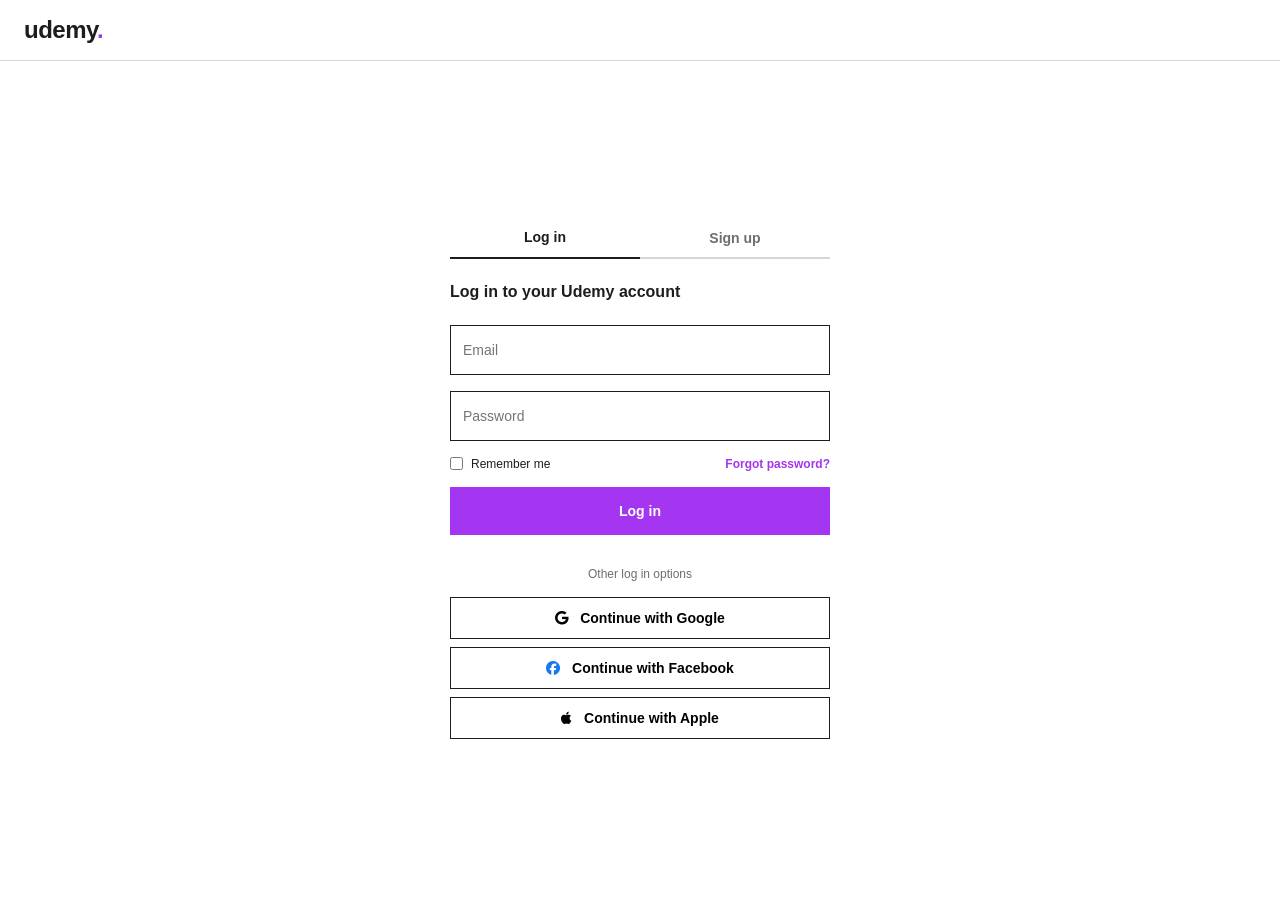
<file: login.html>
<!DOCTYPE html>
<html lang="en">
<head>
  <meta charset="UTF-8" />
  <meta name="viewport" content="width=device-width, initial-scale=1.0" />
  <title>Udemy - Log In & Sign Up</title>
  <link href="https://cdnjs.cloudflare.com/ajax/libs/font-awesome/6.4.0/css/all.min.css" rel="stylesheet" />
  <style>
    :root {
      --udemy-purple: #a435f0;
      --udemy-purple-hover: #8710d8;
      --text-dark: #1c1d1f;
      --text-muted: #6a6f73;
      --border-gray: #d1d7dc;
      --bg-light: #f7f9fa;
    }

    * {
      box-sizing: border-box;
      margin: 0;
      padding: 0;
      font-family: 'Udemy Sans', -apple-system, BlinkMacSystemFont, Roboto, 'Segoe UI', Helvetica, Arial, sans-serif;
    }

    body {
      background-color: #ffffff;
      color: var(--text-dark);
      display: flex;
      flex-direction: column;
      min-height: 100vh;
    }

    /* Header */
    header {
      padding: 16px 24px;
      border-bottom: 1px solid var(--border-gray);
    }

    .logo {
      font-size: 24px;
      font-weight: 700;
      color: var(--text-dark);
      text-decoration: none;
      letter-spacing: -0.5px;
    }

    .logo span {
      color: var(--udemy-purple);
    }

    /* Main Container */
    main {
      flex: 1;
      display: flex;
      justify-content: center;
      align-items: center;
      padding: 40px 16px;
    }

    .auth-card {
      width: 100%;
      max-width: 380px;
    }

    .auth-card h2 {
      font-size: 16px;
      font-weight: 700;
      margin-bottom: 24px;
      color: var(--text-dark);
    }

    /* Tab Switcher */
    .tabs {
      display: flex;
      border-bottom: 2px solid var(--border-gray);
      margin-bottom: 24px;
    }

    .tab-btn {
      flex: 1;
      padding: 12px;
      background: none;
      border: none;
      font-size: 14px;
      font-weight: 700;
      color: var(--text-muted);
      cursor: pointer;
      position: relative;
      bottom: -2px;
    }

    .tab-btn.active {
      color: var(--text-dark);
      border-bottom: 2px solid var(--text-dark);
    }

    /* Forms */
    .form-group {
      margin-bottom: 16px;
      position: relative;
    }

    .input-field {
      width: 100%;
      padding: 16px 12px;
      border: 1px solid var(--text-dark);
      font-size: 14px;
      outline: none;
    }

    .input-field:focus {
      border-color: var(--udemy-purple);
    }

    /* Checkbox & Options */
    .options-row {
      display: flex;
      justify-content: space-between;
      align-items: center;
      font-size: 12px;
      margin-bottom: 16px;
    }

    .checkbox-container {
      display: flex;
      align-items: center;
      gap: 8px;
      cursor: pointer;
    }

    .forgot-link {
      color: var(--udemy-purple);
      text-decoration: none;
      font-weight: 700;
    }

    .forgot-link:hover {
      color: var(--udemy-purple-hover);
    }

    /* Buttons */
    .btn-submit {
      width: 100%;
      padding: 16px;
      background-color: var(--udemy-purple);
      color: #ffffff;
      border: none;
      font-size: 14px;
      font-weight: 700;
      cursor: pointer;
      margin-bottom: 16px;
    }

    .btn-submit:hover {
      background-color: var(--udemy-purple-hover);
    }

    /* Social Logins */
    .divider {
      text-align: center;
      font-size: 12px;
      color: var(--text-muted);
      margin: 16px 0;
      position: relative;
    }

    .social-btn {
      width: 100%;
      padding: 12px;
      background: #ffffff;
      border: 1px solid var(--text-dark);
      font-size: 14px;
      font-weight: 700;
      cursor: pointer;
      display: flex;
      align-items: center;
      justify-content: center;
      gap: 12px;
      margin-bottom: 8px;
    }

    .social-btn:hover {
      background-color: var(--bg-light);
    }

    /* Toggle Forms Display */
    .form-content {
      display: none;
    }

    .form-content.active {
      display: block;
    }
  </style>
</head>
<body>

  <header>
    <a href="#" class="logo">udemy<span>.</span></a>
  </header>

  <main>
    <div class="auth-card">
      <div class="tabs">
        <button class="tab-btn active" onclick="switchTab('login')">Log in</button>
        <button class="tab-btn" onclick="switchTab('signup')">Sign up</button>
      </div>

      <div id="login-form" class="form-content active">
        <h2>Log in to your Udemy account</h2>
        <form onsubmit="handleAuth(event, 'Login')">
          <div class="form-group">
            <input type="email" class="input-field" placeholder="Email" required />
          </div>
          <div class="form-group">
            <input type="password" class="input-field" placeholder="Password" required />
          </div>
          <div class="options-row">
            <label class="checkbox-container">
              <input type="checkbox" /> Remember me
            </label>
            <a href="#" class="forgot-link">Forgot password?</a>
          </div>
          <button type="submit" class="btn-submit">Log in</button>
        </form>

        <div class="divider">Other log in options</div>
        <button class="social-btn"><i class="fa-brands fa-google"></i> Continue with Google</button>
        <button class="social-btn"><i class="fa-brands fa-facebook" style="color: #1877f2;"></i> Continue with Facebook</button>
        <button class="social-btn"><i class="fa-brands fa-apple"></i> Continue with Apple</button>
      </div>

      <div id="signup-form" class="form-content">
        <h2>Sign up and start learning</h2>
        <form onsubmit="handleAuth(event, 'Sign Up')">
          <div class="form-group">
            <input type="text" class="input-field" placeholder="Full name" required />
          </div>
          <div class="form-group">
            <input type="email" class="input-field" placeholder="Email" required />
          </div>
          <div class="form-group">
            <input type="password" class="input-field" placeholder="Password" required />
          </div>
          <div class="options-row">
            <label class="checkbox-container">
              <input type="checkbox" checked /> Send me special offers and recommendations
            </label>
          </div>
          <button type="submit" class="btn-submit">Sign up</button>
        </form>

        <div class="divider">Other sign up options</div>
        <button class="social-btn"><i class="fa-brands fa-google"></i> Continue with Google</button>
        <button class="social-btn"><i class="fa-brands fa-facebook" style="color: #1877f2;"></i> Continue with Facebook</button>
      </div>
    </div>
  </main>

  <script>
    function switchTab(tab) {
      const loginForm = document.getElementById('login-form');
      const signupForm = document.getElementById('signup-form');
      const tabs = document.querySelectorAll('.tab-btn');

      if (tab === 'login') {
        loginForm.classList.add('active');
        signupForm.classList.remove('active');
        tabs[0].classList.add('active');
        tabs[1].classList.remove('active');
      } else {
        signupForm.classList.add('active');
        loginForm.classList.remove('active');
        tabs[1].classList.add('active');
        tabs[0].classList.remove('active');
      }
    }

    function handleAuth(event, type) {
      event.preventDefault();
      alert(`${type} submitted successfully!`);
    }
  </script>
</body>
</html>
</file>
